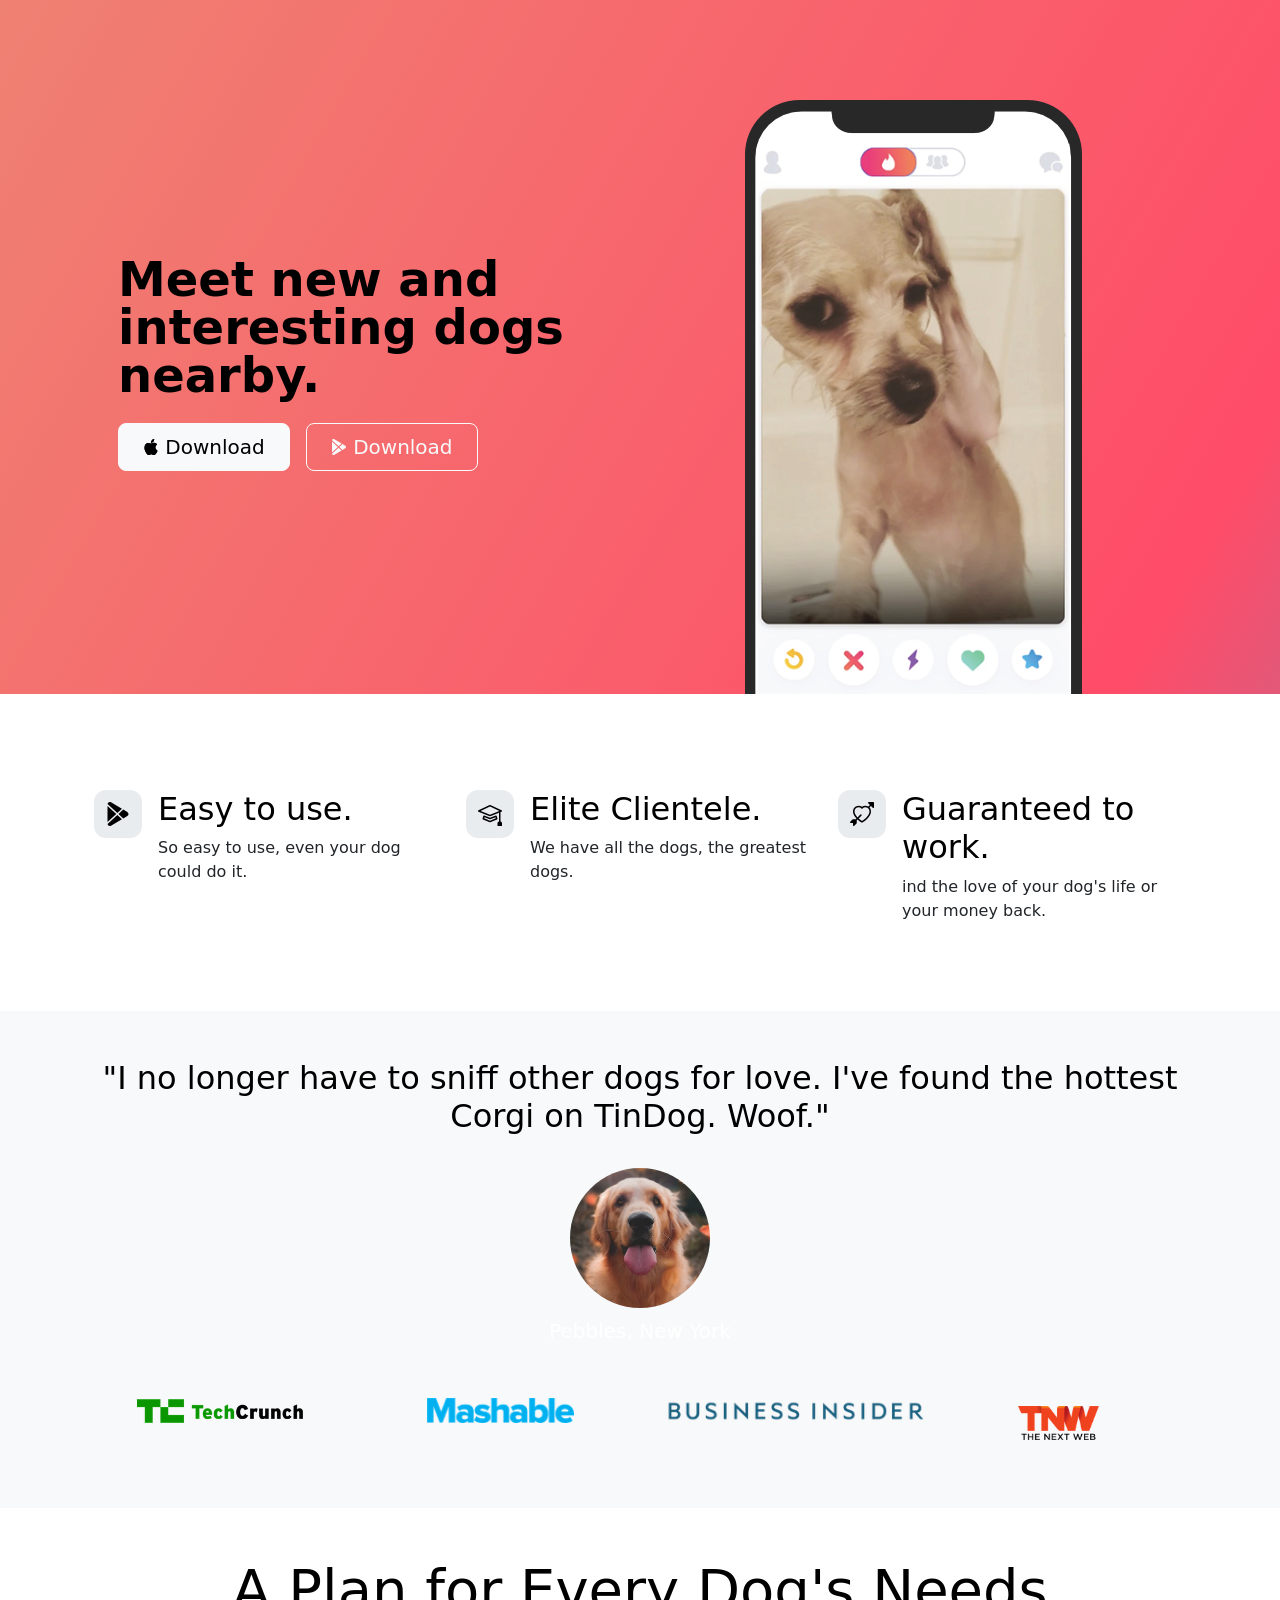
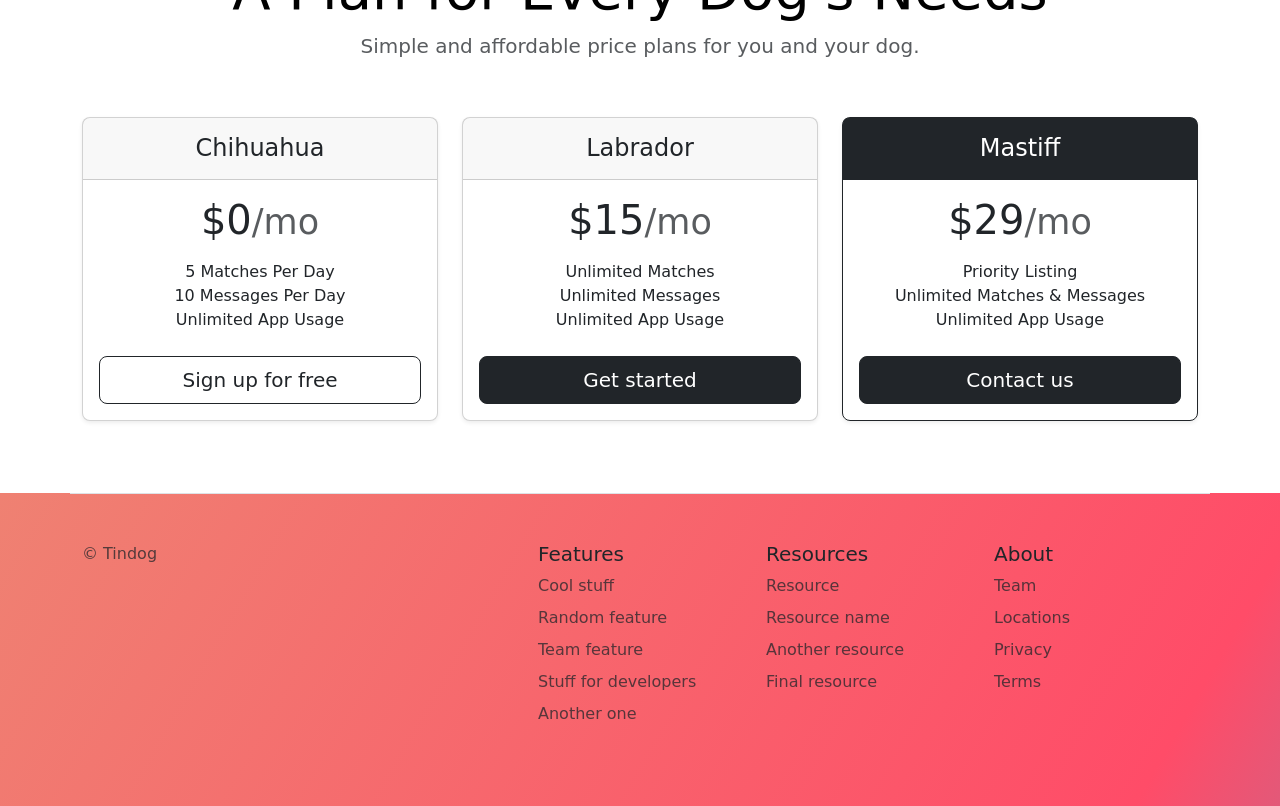
<file: index.html>
<!DOCTYPE html>
<html lang="en">
  <head>
    <meta charset="UTF-8" />
    <meta name="viewport" content="width=device-width, initial-scale=1.0" />
    <title>TinDog</title>
    <link
      href="https://cdn.jsdelivr.net/npm/bootstrap@5.3.8/dist/css/bootstrap.min.css"
      rel="stylesheet"
      integrity="sha384-sRIl4kxILFvY47J16cr9ZwB07vP4J8+LH7qKQnuqkuIAvNWLzeN8tE5YBujZqJLB"
      crossorigin="anonymous"
    />

    <link rel="stylesheet" href="css/style.css" />
  </head>

  <body>
    <!-- Title -->
    <section id="title" class="gradient-background">
      <div class="container col-xxl-8 px-5 pt-5 py-0">
        <div
          class="row flex-lg-row-reverse justify-content-center align-items-center g-5 py-0 pt-4"
        >
          <div class="col-10 col-sm-8 col-lg-6 pt-2">
            <img
              src="./images/iphone.png"
              class="d-block mx-lg-auto img-fluid mt-1 pt-3"
              alt="Bootstrap Themes"
              height="200"
              loading="lazy"
            />
          </div>
          <div class="col-lg-6">
            <h1 class="display-5 fw-bold text-body-emphasis lh-1 mb-3 py-2">
              Meet new and interesting dogs nearby.
            </h1>

            <div class="d-grid gap-2 d-md-flex justify-content-md-start pb-5">
              <button type="button" class="btn btn-light btn-lg px-4 me-md-2">
                <svg
                  xmlns="http://www.w3.org/2000/svg"
                  width="16"
                  height="16"
                  fill="currentColor"
                  class="bi bi-apple mb-1"
                  viewBox="0 0 16 16"
                >
                  <path
                    d="M11.182.008C11.148-.03 9.923.023 8.857 1.18c-1.066 1.156-.902 2.482-.878 2.516.024.034 1.52.087 2.475-1.258.955-1.345.762-2.391.728-2.43Zm3.314 11.733c-.048-.096-2.325-1.234-2.113-3.422.212-2.189 1.675-2.789 1.698-2.854.023-.065-.597-.79-1.254-1.157a3.692 3.692 0 0 0-1.563-.434c-.108-.003-.483-.095-1.254.116-.508.139-1.653.589-1.968.607-.316.018-1.256-.522-2.267-.665-.647-.125-1.333.131-1.824.328-.49.196-1.422.754-2.074 2.237-.652 1.482-.311 3.83-.067 4.56.244.729.625 1.924 1.273 2.796.576.984 1.34 1.667 1.659 1.899.319.232 1.219.386 1.843.067.502-.308 1.408-.485 1.766-.472.357.013 1.061.154 1.782.539.571.197 1.111.115 1.652-.105.541-.221 1.324-1.059 2.238-2.758.347-.79.505-1.217.473-1.282Z"
                  />
                  <path
                    d="M11.182.008C11.148-.03 9.923.023 8.857 1.18c-1.066 1.156-.902 2.482-.878 2.516.024.034 1.52.087 2.475-1.258.955-1.345.762-2.391.728-2.43Zm3.314 11.733c-.048-.096-2.325-1.234-2.113-3.422.212-2.189 1.675-2.789 1.698-2.854.023-.065-.597-.79-1.254-1.157a3.692 3.692 0 0 0-1.563-.434c-.108-.003-.483-.095-1.254.116-.508.139-1.653.589-1.968.607-.316.018-1.256-.522-2.267-.665-.647-.125-1.333.131-1.824.328-.49.196-1.422.754-2.074 2.237-.652 1.482-.311 3.83-.067 4.56.244.729.625 1.924 1.273 2.796.576.984 1.34 1.667 1.659 1.899.319.232 1.219.386 1.843.067.502-.308 1.408-.485 1.766-.472.357.013 1.061.154 1.782.539.571.197 1.111.115 1.652-.105.541-.221 1.324-1.059 2.238-2.758.347-.79.505-1.217.473-1.282Z"
                  />
                </svg>
                Download
              </button>
              <button type="button" class="btn btn-outline-light btn-lg px-4">
                <svg
                  xmlns="http://www.w3.org/2000/svg"
                  width="16"
                  height="16"
                  fill="currentColor"
                  class="bi bi-google-play mb-1"
                  viewBox="0 0 16 16"
                >
                  <path
                    d="M14.222 9.374c1.037-.61 1.037-2.137 0-2.748L11.528 5.04 8.32 8l3.207 2.96 2.694-1.586Zm-3.595 2.116L7.583 8.68 1.03 14.73c.201 1.029 1.36 1.61 2.303 1.055l7.294-4.295ZM1 13.396V2.603L6.846 8 1 13.396ZM1.03 1.27l6.553 6.05 3.044-2.81L3.333.215C2.39-.341 1.231.24 1.03 1.27Z"
                  />
                </svg>
                Download
              </button>
            </div>
          </div>
        </div>
      </div>
    </section>
    <!-- Features -->
    <section id="features">
      <div class="container px-4 py-5 p-0" id="hanging-icons" height="200">
        <div class="row g-4 py-5 pb-4 row-cols-1 row-cols-lg-3">
          <div class="col d-flex align-items-start">
            <div
              class="icon-square text-body-emphasis bg-body-secondary d-inline-flex align-items-center justify-content-center fs-4 flex-shrink-0 me-3"
            >
              <svg
                class="bi"
                width="1em"
                height="1em"
                aria-hidden="true"
                xmlns="http://www.w3.org/2000/svg"
                height="30"
                fill="currentColor"
                class="bi bi-check2-circle"
                viewBox="0 0 16 16"
              >
                <path
                  d="M14.222 9.374c1.037-.61 1.037-2.137 0-2.748L11.528 5.04 8.32 8l3.207 2.96 2.694-1.586Zm-3.595 2.116L7.583 8.68 1.03 14.73c.201 1.029 1.36 1.61 2.303 1.055l7.294-4.295ZM1 13.396V2.603L6.846 8 1 13.396ZM1.03 1.27l6.553 6.05 3.044-2.81L3.333.215C2.39-.341 1.231.24 1.03 1.27Z"
                />
                <use xlink:href="#toggles2"></use>
              </svg>
            </div>
            <div>
              <h3 class="fs-2 text-body-emphasis">Easy to use.</h3>
              <p>So easy to use, even your dog could do it.</p>
            </div>
          </div>
          <div class="col d-flex align-items-start">
            <div
              class="icon-square text-body-emphasis bg-body-secondary d-inline-flex align-items-center justify-content-center fs-4 flex-shrink-0 me-3"
            >
              <svg
                class="bi"
                width="1em"
                height="1em"
                aria-hidden="true"
                xmlns="http://www.w3.org/2000/svg"
                height="30"
                fill="currentColor"
                class="bi bi-mortarboard"
                viewBox="0 0 16 16"
              >
                <path
                  d="M8.211 2.047a.5.5 0 0 0-.422 0l-7.5 3.5a.5.5 0 0 0 .025.917l7.5 3a.5.5 0 0 0 .372 0L14 7.14V13a1 1 0 0 0-1 1v2h3v-2a1 1 0 0 0-1-1V6.739l.686-.275a.5.5 0 0 0 .025-.917l-7.5-3.5ZM8 8.46 1.758 5.965 8 3.052l6.242 2.913L8 8.46Z"
                />
                <path
                  d="M4.176 9.032a.5.5 0 0 0-.656.327l-.5 1.7a.5.5 0 0 0 .294.605l4.5 1.8a.5.5 0 0 0 .372 0l4.5-1.8a.5.5 0 0 0 .294-.605l-.5-1.7a.5.5 0 0 0-.656-.327L8 10.466 4.176 9.032Zm-.068 1.873.22-.748 3.496 1.311a.5.5 0 0 0 .352 0l3.496-1.311.22.748L8 12.46l-3.892-1.556Z"
                />
                <use xlink:href="#cpu-fill"></use>
              </svg>
            </div>
            <div>
              <h3 class="fs-2 text-body-emphasis">Elite Clientele.</h3>
              <p>We have all the dogs, the greatest dogs.</p>
            </div>
          </div>
          <div class="col d-flex align-items-start">
            <div
              class="icon-square text-body-emphasis bg-body-secondary d-inline-flex align-items-center justify-content-center fs-4 flex-shrink-0 me-3"
            >
              <svg
                class="bi"
                width="1em"
                height="1em"
                aria-hidden="true"
                xmlns="http://www.w3.org/2000/svg"
                height="30"
                fill="currentColor"
                class="bi bi-arrow-through-heart"
                viewBox="0 0 16 16"
              >
                <path
                  fill-rule="evenodd"
                  d="M2.854 15.854A.5.5 0 0 1 2 15.5V14H.5a.5.5 0 0 1-.354-.854l1.5-1.5A.5.5 0 0 1 2 11.5h1.793l.53-.53c-.771-.802-1.328-1.58-1.704-2.32-.798-1.575-.775-2.996-.213-4.092C3.426 2.565 6.18 1.809 8 3.233c1.25-.98 2.944-.928 4.212-.152L13.292 2 12.147.854A.5.5 0 0 1 12.5 0h3a.5.5 0 0 1 .5.5v3a.5.5 0 0 1-.854.354L14 2.707l-1.006 1.006c.236.248.44.531.6.845.562 1.096.585 2.517-.213 4.092-.793 1.563-2.395 3.288-5.105 5.08L8 13.912l-.276-.182a21.86 21.86 0 0 1-2.685-2.062l-.539.54V14a.5.5 0 0 1-.146.354l-1.5 1.5Zm2.893-4.894A20.419 20.419 0 0 0 8 12.71c2.456-1.666 3.827-3.207 4.489-4.512.679-1.34.607-2.42.215-3.185-.817-1.595-3.087-2.054-4.346-.761L8 4.62l-.358-.368c-1.259-1.293-3.53-.834-4.346.761-.392.766-.464 1.845.215 3.185.323.636.815 1.33 1.519 2.065l1.866-1.867a.5.5 0 1 1 .708.708L5.747 10.96Z"
                />
                <use xlink:href="#tools"></use>
              </svg>
            </div>
            <div>
              <h3 class="fs-2 text-body-emphasis">Guaranteed to work.</h3>
              <p>ind the love of your dog's life or your money back.</p>
            </div>
          </div>
        </div>
      </div>
    </section>
    <!-- Testimonial -->
    <section id="testimonial" class="bg-body-tertiary">
      <div class="my-0">
        <div class="p-4 text-center" class="bg-body-tertiary">
          <div class="container py-4">
            <h2 class="text-body-emphasis">
              "I no longer have to sniff other dogs for love. I've found the
              hottest Corgi on TinDog. Woof."
            </h2>
            <div class="py-4">
              <img
                src="./images/dog-img.jpg"
                class="bd-placeholder-img rounded-circle"
                alt="Example image"
                aria-label="Placeholder"
                preserveAspectRatio="xMidYMid slice"
                width="140"
                height="140"
                loading="lazy"
              />
              <title>Placeholder</title>
              <rect
                width="100%"
                height="100%"
                fill="var(--bs-secondary-color)"
              ></rect>
              <p class="col-lg-8 mx-auto lead mt-2">Pebbles, New York</p>
            </div>
            <div class="container" id="custom-cards">
              <div class="row text-center align-items-center">
                <div class="col-lg-3 col-sm-12 pb-4">
                  <img
                    src="./images/techcrunch.png"
                    height="30"
                    alt="techcrunch"
                  />
                </div>

                <div class="col-lg-3 col-sm-12 pb-4">
                  <img src="./images/mashable.png" height="25" alt="mashable" />
                </div>

                <div class="col-lg-3 col-sm-12 pb-4">
                  <img
                    src="./images/bizinsider.png"
                    height="50"
                    alt="bizinsider"
                  />
                </div>

                <div class="col-lg-3 col-sm-12 pb-0">
                  <img src="./images/tnw.png" height="34" alt="tnw" />
                </div>
              </div>
            </div>
          </div>
        </div>
      </div>
    </section>
    <!-- Pricing -->
    <section id="pricing">
      <div class="container">
        <div class="pricing-header my-4 py-4 pb-md-3 mx-auto text-center">
          <h1 class="display-4 fw-normal text-body-emphasis">
            A Plan for Every Dog's Needs
          </h1>
          <p class="fs-5 text-body-secondary">
            Simple and affordable price plans for you and your dog.
          </p>
        </div>
        <div class="row row-cols-1 row-cols-md-3 mb-3 text-center">
          <div class="col">
            <div class="card mb-4 rounded-3 shadow-sm">
              <div class="card-header py-3">
                <h4 class="my-0 fw-normal">Chihuahua</h4>
              </div>
              <div class="card-body">
                <h1 class="card-title pricing-card-title">
                  $0<small class="text-body-secondary fw-light">/mo</small>
                </h1>
                <ul class="list-unstyled mt-3 mb-4">
                  <li>5 Matches Per Day</li>
                  <li>10 Messages Per Day</li>
                  <li>Unlimited App Usage</li>
                </ul>
                <button
                  type="button"
                  class="button-price1 w-100 btn btn-lg btn-outline-dark"
                >
                  Sign up for free
                </button>
              </div>
            </div>
          </div>
          <div class="col">
            <div class="card mb-4 rounded-3 shadow-sm">
              <div class="card-header py-3">
                <h4 class="my-0 fw-normal">Labrador</h4>
              </div>
              <div class="card-body">
                <h1 class="card-title pricing-card-title">
                  $15<small class="text-body-secondary fw-light">/mo</small>
                </h1>
                <ul class="list-unstyled mt-3 mb-4">
                  <li>Unlimited Matches</li>
                  <li>Unlimited Messages</li>
                  <li>Unlimited App Usage</li>
                </ul>
                <button
                  type="button"
                  class="button-price2 w-100 btn btn-lg btn-dark"
                >
                  Get started
                </button>
              </div>
            </div>
          </div>
          <div class="col">
            <div class="card mb-4 rounded-3 shadow-sm border-dark">
              <div class="card-header py-3 text-bg-dark border-dark">
                <h4 class="my-0 fw-normal">Mastiff</h4>
              </div>
              <div class="card-body">
                <h1 class="card-title pricing-card-title">
                  $29<small class="text-body-secondary fw-light">/mo</small>
                </h1>
                <ul class="list-unstyled mt-3 mb-4">
                  <li>Priority Listing</li>
                  <li>Unlimited Matches & Messages</li>
                  <li>Unlimited App Usage</li>
                </ul>
                <button
                  type="button"
                  class="button-price3 w-100 btn btn-lg btn-dark"
                >
                  Contact us
                </button>
              </div>
            </div>
          </div>
        </div>
      </div>
    </section>

    <!-- Footer -->
    <section id="footer" class="gradient-background">
      <div class="container my-0 pt-0">
        <footer
          class="footer row row-cols-1 row-cols-sm-1 row-cols-md-5 py-5 mt-5 border-top"
        >
          <div class="col mb-3">
            <a class="text-body-secondary text-decoration-none" href="#"
              >© Tindog</a
            >
          </div>
          <div class="col mb-3"></div>
          <div class="col mb-3">
            <h5>Features</h5>
            <ul class="list-unstyled flex-column text-small">
              <li class="mb-2">
                <a
                  class="link-secondary text-decoration-none text-body-secondary fw-light"
                  href="#"
                  >Cool stuff</a
                >
              </li>
              <li class="mb-2">
                <a
                  class="link-secondary text-decoration-none text-body-secondary fw-light"
                  href="#"
                  >Random feature</a
                >
              </li>
              <li class="mb-2">
                <a
                  class="link-secondary text-decoration-none text-body-secondary fw-light"
                  href="#"
                  >Team feature</a
                >
              </li>
              <li class="mb-2">
                <a
                  class="link-secondary text-decoration-none text-body-secondary fw-light"
                  href="#"
                  >Stuff for developers</a
                >
              </li>
              <li class="mb-2">
                <a
                  class="link-secondary text-decoration-none text-body-secondary fw-light"
                  href="#"
                  >Another one</a
                >
              </li>
            </ul>
          </div>
          <div class="col mb-3">
            <h5>Resources</h5>
            <ul
              class="list-unstyled flex-column text-body-secondary text-small"
            >
              <li class="mb-2">
                <a
                  class="link-secondary text-decoration-none text-body-secondary fw-light"
                  href="#"
                  >Resource</a
                >
              </li>
              <li class="mb-2">
                <a
                  class="link-secondary text-decoration-none text-body-secondary fw-light"
                  href="#"
                  >Resource name</a
                >
              </li>
              <li class="mb-2">
                <a
                  class="link-secondary text-decoration-none text-body-secondary fw-light"
                  href="#"
                  >Another resource</a
                >
              </li>
              <li class="mb-2">
                <a
                  class="link-secondary text-decoration-none text-body-secondary fw-light"
                  href="#"
                  >Final resource</a
                >
              </li>
            </ul>
          </div>
          <div class="col mb-3">
            <h5>About</h5>
            <ul class="list-unstyled flex-column text-small">
              <li class="mb-2">
                <a
                  class="link-secondary text-decoration-none text-body-secondary fw-light"
                  href="#"
                  >Team</a
                >
              </li>
              <li class="mb-2">
                <a
                  class="link-secondary text-decoration-none text-body-secondary fw-light"
                  href="#"
                  >Locations</a
                >
              </li>
              <li class="mb-2">
                <a
                  class="link-secondary text-decoration-none text-body-secondary fw-light"
                  href="#"
                  >Privacy</a
                >
              </li>
              <li class="mb-2">
                <a
                  class="link-secondary text-decoration-none text-body-secondary fw-light"
                  href="#"
                  >Terms</a
                >
              </li>
            </ul>
          </div>
        </footer>
      </div>
    </section>
    <!-- Bootstrap JS Bundle with Popper -->
    <script
      src="https://cdn.jsdelivr.net/npm/bootstrap@5.3.8/dist/js/bootstrap.bundle.min.js"
      integrity="sha384-FKyoEForCGlyvwx9Hj09JcYn3nv7wiPVlz7YYwJrWVcXK/BmnVDxM+D2scQbITxI"
      crossorigin="anonymous"
    ></script>
  </body>
</html>
</file>
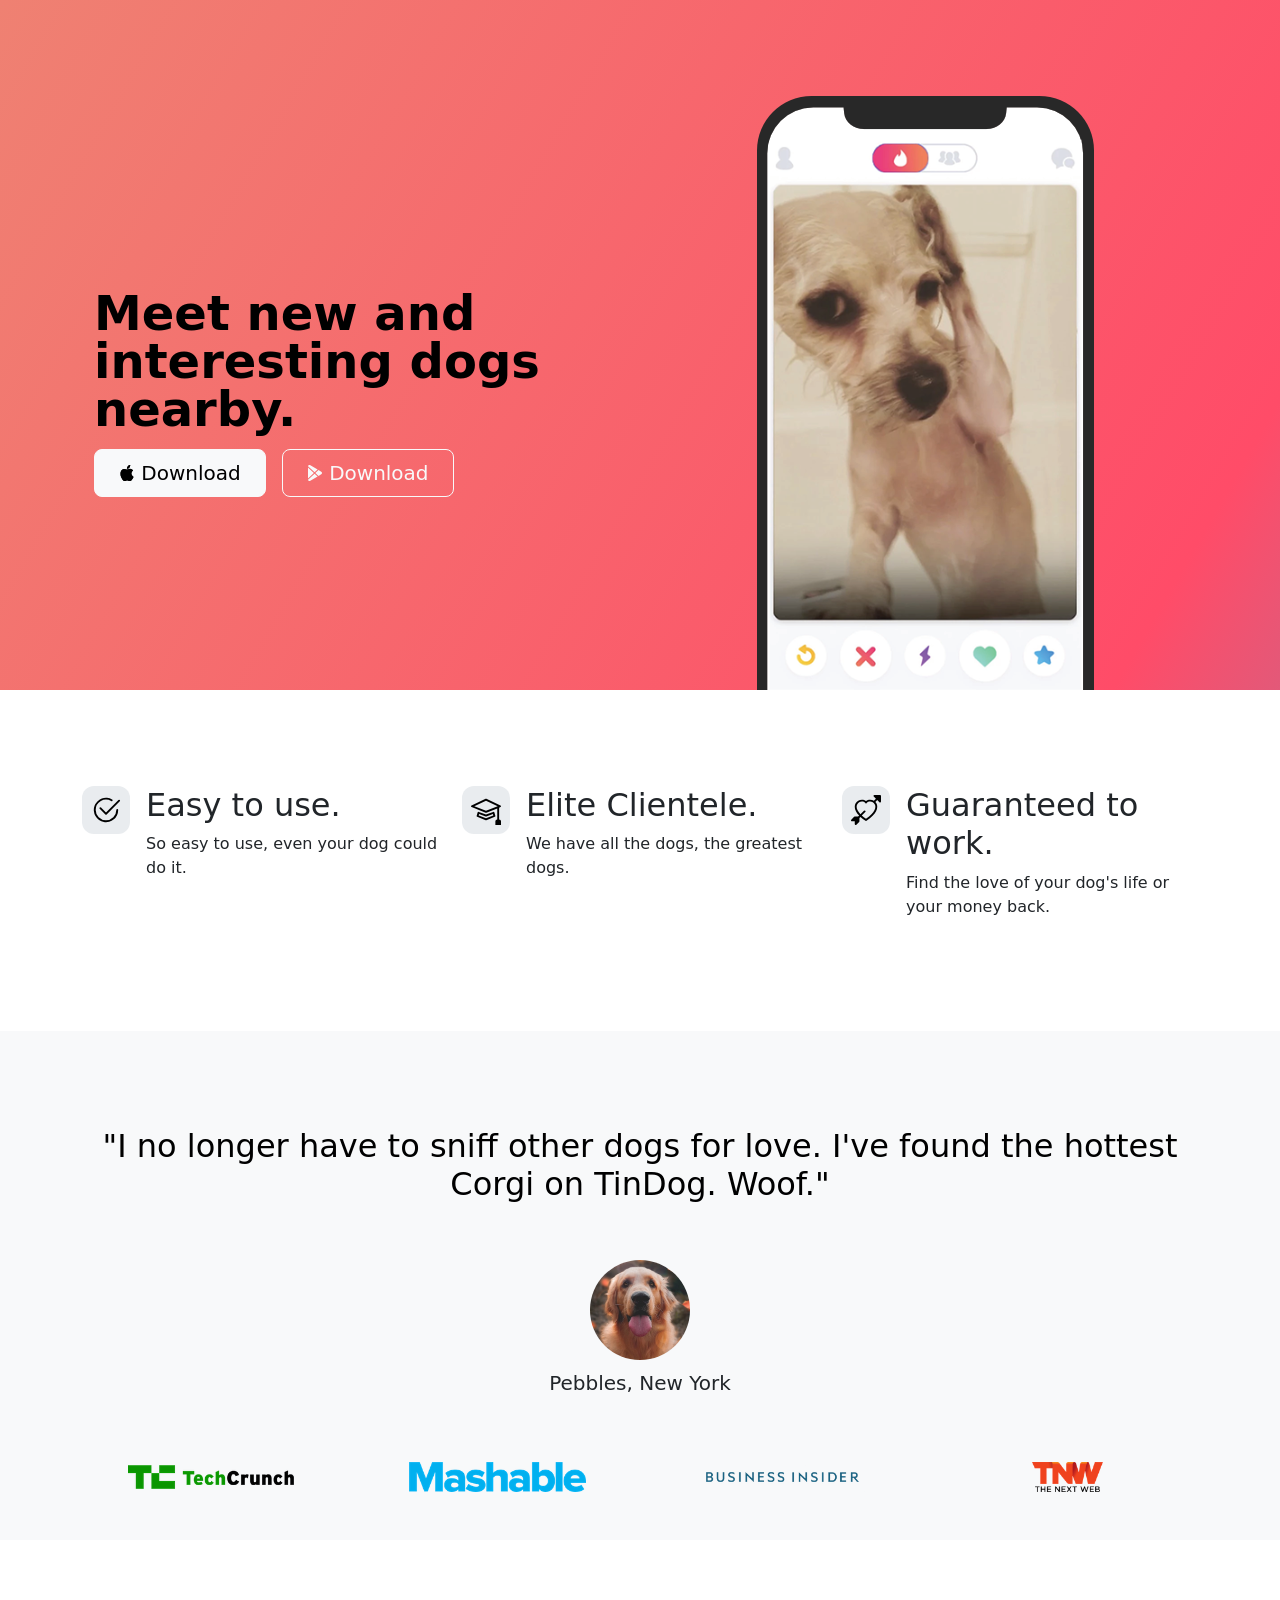
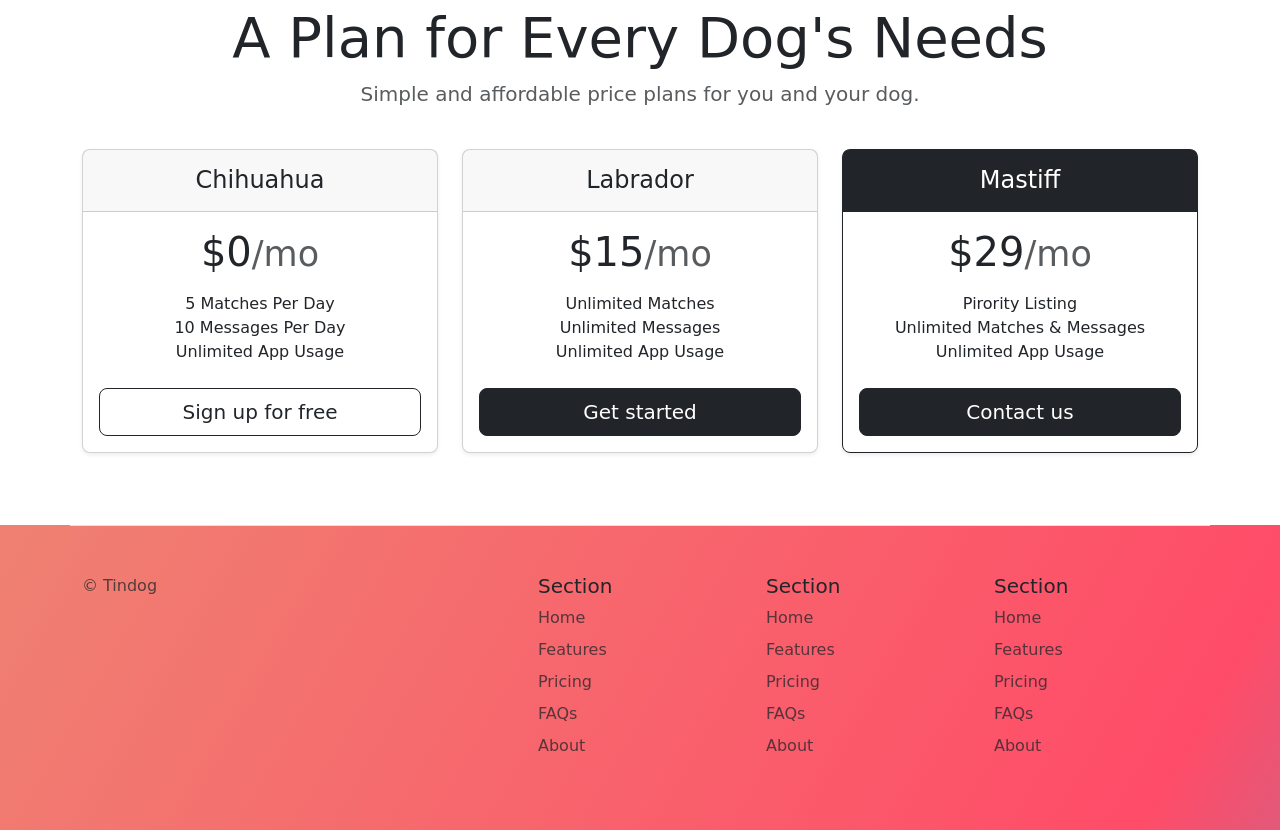
<file: solution.html>
<!DOCTYPE html>
<html lang="en">

<head>
  <meta charset="UTF-8">
  <meta name="viewport" content="width=device-width, initial-scale=1.0">
  <title>TinDog</title>
  <link href="https://cdn.jsdelivr.net/npm/bootstrap@5.3.0-alpha3/dist/css/bootstrap.min.css" rel="stylesheet"
    integrity="sha384-KK94CHFLLe+nY2dmCWGMq91rCGa5gtU4mk92HdvYe+M/SXH301p5ILy+dN9+nJOZ" crossorigin="anonymous">
  <link rel="stylesheet" href="./css/solution.css">
</head>

<body>


  <!-- Title -->
  <section id="title" class="gradient-background">

    <div class="container col-xxl-8 px-4 pt-5">
      <div class="row flex-lg-row-reverse align-items-center g-5 pt-5">
        <div class="col-10 col-sm-8 col-lg-6">
          <img src="./images/iphone.png" class="d-block mx-lg-auto img-fluid" alt="Bootstrap Themes" height="200"
            loading="lazy">
        </div>
        <div class="col-lg-6">
          <h1 class="display-5 fw-bold text-body-emphasis lh-1 mb-3">Meet new and interesting dogs nearby.</h1>

          <div class="d-grid gap-2 d-md-flex justify-content-md-start">
            <button type="button" class="btn btn-light btn-lg px-4 me-md-2"><svg xmlns="http://www.w3.org/2000/svg"
                width="16" height="16" fill="currentColor" class="bi bi-apple mb-1" viewBox="0 0 16 16">
                <path
                  d="M11.182.008C11.148-.03 9.923.023 8.857 1.18c-1.066 1.156-.902 2.482-.878 2.516.024.034 1.52.087 2.475-1.258.955-1.345.762-2.391.728-2.43Zm3.314 11.733c-.048-.096-2.325-1.234-2.113-3.422.212-2.189 1.675-2.789 1.698-2.854.023-.065-.597-.79-1.254-1.157a3.692 3.692 0 0 0-1.563-.434c-.108-.003-.483-.095-1.254.116-.508.139-1.653.589-1.968.607-.316.018-1.256-.522-2.267-.665-.647-.125-1.333.131-1.824.328-.49.196-1.422.754-2.074 2.237-.652 1.482-.311 3.83-.067 4.56.244.729.625 1.924 1.273 2.796.576.984 1.34 1.667 1.659 1.899.319.232 1.219.386 1.843.067.502-.308 1.408-.485 1.766-.472.357.013 1.061.154 1.782.539.571.197 1.111.115 1.652-.105.541-.221 1.324-1.059 2.238-2.758.347-.79.505-1.217.473-1.282Z" />
                <path
                  d="M11.182.08C11.148-.03 9.923.023 8.857 1.18c-1.066 1.156-.902 2.482-.878 2.516.024.034 1.52.087 2.475-1.258.955-1.345.762-2.391.728-2.43Zm3.314 11.733c-.048-.096-2.325-1.234-2.113-3.422.212-2.189 1.675-2.789 1.698-2.854.023-.065-.597-.79-1.254-1.157a3.692 3.692 0 0 0-1.563-.434c-.108-.003-.483-.095-1.254.116-.508.139-1.653.589-1.968.607-.316.018-1.256-.522-2.267-.665-.647-.125-1.333.131-1.824.328-.49.196-1.422.754-2.074 2.237-.652 1.482-.311 3.83-.067 4.56.244.729.625 1.924 1.273 2.796.576.984 1.34 1.667 1.659 1.899.319.232 1.219.386 1.843.067.502-.308 1.408-.485 1.766-.472.357.013 1.061.154 1.782.539.571.197 1.111.115 1.652-.105.541-.221 1.324-1.059 2.238-2.758.347-.79.505-1.217.473-1.282Z" />
              </svg> Download</button>
            <button type="button" class="btn btn-outline-light btn-lg px-4"><svg xmlns="http://www.w3.org/2000/svg"
                width="16" height="16" fill="currentColor" class="bi bi-google-play mb-1" viewBox="0 0 16 16">
                <path
                  d="M14.222 9.374c1.037-.61 1.037-2.137 0-2.748L11.528 5.04 8.32 8l3.207 2.96 2.694-1.586Zm-3.595 2.116L7.583 8.68 1.03 14.73c.201 1.029 1.36 1.61 2.303 1.055l7.294-4.295ZM1 13.396V2.603L6.846 8 1 13.396ZM1.03 1.27l6.553 6.05 3.044-2.81L3.333.215C2.39-.341 1.231.24 1.03 1.27Z" />
              </svg> Download</button>
          </div>
        </div>
      </div>
    </div>
  </section>
  <!-- Features -->
  <section id="features">
    <div class="container mt-5">
      <div class="row g-4 py-5 row-cols-1 row-cols-lg-3">
        <div class="col d-flex align-items-start">
          <div
            class="icon-square text-body-emphasis bg-body-secondary d-inline-flex align-items-center justify-content-center fs-4 flex-shrink-0 me-3">
            <svg xmlns="http://www.w3.org/2000/svg" height="30" fill="currentColor" class="bi bi-check2-circle"
              viewBox="0 0 16 16">
              <path
                d="M2.5 8a5.5 5.5 0 0 1 8.25-4.764.5.5 0 0 0 .5-.866A6.5 6.5 0 1 0 14.5 8a.5.5 0 0 0-1 0 5.5 5.5 0 1 1-11 0z" />
              <path
                d="M15.354 3.354a.5.5 0 0 0-.708-.708L8 9.293 5.354 6.646a.5.5 0 1 0-.708.708l3 3a.5.5 0 0 0 .708 0l7-7z" />
            </svg>
          </div>
          <div>
            <h3 class="fs-2">Easy to use.</h3>
            <p>So easy to use, even your dog could do it.</p>

          </div>
        </div>
        <div class="col d-flex align-items-start">
          <div
            class="icon-square text-body-emphasis bg-body-secondary d-inline-flex align-items-center justify-content-center fs-4 flex-shrink-0 me-3">
            <svg xmlns="http://www.w3.org/2000/svg" height="30" fill="currentColor" class="bi bi-mortarboard"
              viewBox="0 0 16 16">
              <path
                d="M8.211 2.047a.5.5 0 0 0-.422 0l-7.5 3.5a.5.5 0 0 0 .025.917l7.5 3a.5.5 0 0 0 .372 0L14 7.14V13a1 1 0 0 0-1 1v2h3v-2a1 1 0 0 0-1-1V6.739l.686-.275a.5.5 0 0 0 .025-.917l-7.5-3.5ZM8 8.46 1.758 5.965 8 3.052l6.242 2.913L8 8.46Z" />
              <path
                d="M4.176 9.032a.5.5 0 0 0-.656.327l-.5 1.7a.5.5 0 0 0 .294.605l4.5 1.8a.5.5 0 0 0 .372 0l4.5-1.8a.5.5 0 0 0 .294-.605l-.5-1.7a.5.5 0 0 0-.656-.327L8 10.466 4.176 9.032Zm-.068 1.873.22-.748 3.496 1.311a.5.5 0 0 0 .352 0l3.496-1.311.22.748L8 12.46l-3.892-1.556Z" />
            </svg>
          </div>
          <div>
            <h3 class="fs-2">Elite Clientele.</h3>
            <p>We have all the dogs, the greatest dogs.</p>

          </div>
        </div>
        <div class="col d-flex align-items-start">
          <div
            class="icon-square text-body-emphasis bg-body-secondary d-inline-flex align-items-center justify-content-center fs-4 flex-shrink-0 me-3">
            <svg xmlns="http://www.w3.org/2000/svg" height="30" fill="currentColor" class="bi bi-arrow-through-heart"
              viewBox="0 0 16 16">
              <path fill-rule="evenodd"
                d="M2.854 15.854A.5.5 0 0 1 2 15.5V14H.5a.5.5 0 0 1-.354-.854l1.5-1.5A.5.5 0 0 1 2 11.5h1.793l.53-.53c-.771-.802-1.328-1.58-1.704-2.32-.798-1.575-.775-2.996-.213-4.092C3.426 2.565 6.18 1.809 8 3.233c1.25-.98 2.944-.928 4.212-.152L13.292 2 12.147.854A.5.5 0 0 1 12.5 0h3a.5.5 0 0 1 .5.5v3a.5.5 0 0 1-.854.354L14 2.707l-1.006 1.006c.236.248.44.531.6.845.562 1.096.585 2.517-.213 4.092-.793 1.563-2.395 3.288-5.105 5.08L8 13.912l-.276-.182a21.86 21.86 0 0 1-2.685-2.062l-.539.54V14a.5.5 0 0 1-.146.354l-1.5 1.5Zm2.893-4.894A20.419 20.419 0 0 0 8 12.71c2.456-1.666 3.827-3.207 4.489-4.512.679-1.34.607-2.42.215-3.185-.817-1.595-3.087-2.054-4.346-.761L8 4.62l-.358-.368c-1.259-1.293-3.53-.834-4.346.761-.392.766-.464 1.845.215 3.185.323.636.815 1.33 1.519 2.065l1.866-1.867a.5.5 0 1 1 .708.708L5.747 10.96Z" />
            </svg>
          </div>
          <div>
            <h3 class="fs-2">Guaranteed to work.</h3>
            <p>Find the love of your dog's life or your money back.</p>

          </div>
        </div>
      </div>
    </div>
  </section>
  <!-- Testimonial -->
  <section id="testimonial" class="bg-body-tertiary">
    <div class="my-5">
      <div class="p-5 text-center bg-body-tertiary">
        <div class="container py-5">
          <h2 class="text-body-emphasis">"I no longer have to sniff other dogs for love. I've found the hottest Corgi on
            TinDog. Woof."</h2>
          <img class="profile-img mt-5" src="./images/dog-img.jpg" alt="dog image">
          <p class="col-lg-8 mx-auto lead mt-2">
            Pebbles, New York
          </p>
        </div>

        <div class="container">
          <div class="row">
            <div class="col-lg-3 col-sm-12">
              <img src="./images/techcrunch.png" alt="techcrunch" height="30">
            </div>
            <div class="col-lg-3 col-sm-12">
              <img src="./images/mashable.png" alt="mashable" height="30">
            </div>
            <div class="col-lg-3 col-sm-12">
              <img src="./images/bizinsider.png" alt="bizinsider" height="30">
            </div>
            <div class="col-lg-3 col-sm-12">
              <img src="./images/tnw.png" alt="tnw" height="30">
            </div>
          </div>
        </div>
      </div>
    </div>
  </section>
  <!-- Pricing -->
  <section id="pricing">
    <div class="container">
      <div class="pricing-header p-3 pb-md-4 mx-auto text-center">
        <h2 class="display-4 fw-normal">A Plan for Every Dog's Needs</h2>
        <p class="fs-5 text-body-secondary">Simple and affordable price plans for you and your dog.
      </div>
      <div class="row row-cols-1 row-cols-md-3 mb-3 text-center">
        <div class="col">
          <div class="card mb-4 rounded-3 shadow-sm">
            <div class="card-header py-3">
              <h4 class="my-0 fw-normal">Chihuahua</h4>
            </div>
            <div class="card-body">
              <h1 class="card-title pricing-card-title">$0<small class="text-body-secondary fw-light">/mo</small></h1>
              <ul class="list-unstyled mt-3 mb-4">
                <li>5 Matches Per Day</li>
                <li>10 Messages Per Day</li>
                <li>Unlimited App Usage</li>
              </ul>
              <button type="button" class="w-100 btn btn-lg btn-outline-dark">Sign up for free</button>
            </div>
          </div>
        </div>
        <div class="col">
          <div class="card mb-4 rounded-3 shadow-sm">
            <div class="card-header py-3">
              <h4 class="my-0 fw-normal">Labrador</h4>
            </div>
            <div class="card-body">
              <h1 class="card-title pricing-card-title">$15<small class="text-body-secondary fw-light">/mo</small></h1>
              <ul class="list-unstyled mt-3 mb-4">
                <li>Unlimited Matches</li>
                <li>Unlimited Messages</li>
                <li>Unlimited App Usage</li>
              </ul>
              <button type="button" class="w-100 btn btn-lg btn-dark">Get started</button>
            </div>
          </div>
        </div>
        <div class="col">
          <div class="card mb-4 rounded-3 shadow-sm border-dark">
            <div class="card-header py-3 text-bg-dark border-dark">
              <h4 class="my-0 fw-normal">Mastiff</h4>
            </div>
            <div class="card-body">
              <h1 class="card-title pricing-card-title">$29<small class="text-body-secondary fw-light">/mo</small></h1>
              <ul class="list-unstyled mt-3 mb-4">
                <li>Pirority Listing</li>
                <li>Unlimited Matches & Messages</li>
                <li>Unlimited App Usage</li>
              </ul>
              <button type="button" class="w-100 btn btn-lg btn-dark">Contact us</button>
            </div>
          </div>
        </div>
      </div>
    </div>
  </section>
  <!-- Footer -->
  <section id="contact" class="gradient-background">
    <div class="container ">
      <footer class="row row-cols-1 row-cols-sm-2 row-cols-md-5 py-5 mt-5 border-top">
        <div class="col mb-3">

          <p class="text-body-secondary">© Tindog</p>
        </div>

        <div class="col mb-3">

        </div>

        <div class="col mb-3">
          <h5>Section</h5>
          <ul class="nav flex-column">
            <li class="nav-item mb-2"><a href="#" class="nav-link p-0 text-body-secondary">Home</a></li>
            <li class="nav-item mb-2"><a href="#" class="nav-link p-0 text-body-secondary">Features</a></li>
            <li class="nav-item mb-2"><a href="#" class="nav-link p-0 text-body-secondary">Pricing</a></li>
            <li class="nav-item mb-2"><a href="#" class="nav-link p-0 text-body-secondary">FAQs</a></li>
            <li class="nav-item mb-2"><a href="#" class="nav-link p-0 text-body-secondary">About</a></li>
          </ul>
        </div>

        <div class="col mb-3">
          <h5>Section</h5>
          <ul class="nav flex-column">
            <li class="nav-item mb-2"><a href="#" class="nav-link p-0 text-body-secondary">Home</a></li>
            <li class="nav-item mb-2"><a href="#" class="nav-link p-0 text-body-secondary">Features</a></li>
            <li class="nav-item mb-2"><a href="#" class="nav-link p-0 text-body-secondary">Pricing</a></li>
            <li class="nav-item mb-2"><a href="#" class="nav-link p-0 text-body-secondary">FAQs</a></li>
            <li class="nav-item mb-2"><a href="#" class="nav-link p-0 text-body-secondary">About</a></li>
          </ul>
        </div>

        <div class="col mb-3">
          <h5>Section</h5>
          <ul class="nav flex-column">
            <li class="nav-item mb-2"><a href="#" class="nav-link p-0 text-body-secondary">Home</a></li>
            <li class="nav-item mb-2"><a href="#" class="nav-link p-0 text-body-secondary">Features</a></li>
            <li class="nav-item mb-2"><a href="#" class="nav-link p-0 text-body-secondary">Pricing</a></li>
            <li class="nav-item mb-2"><a href="#" class="nav-link p-0 text-body-secondary">FAQs</a></li>
            <li class="nav-item mb-2"><a href="#" class="nav-link p-0 text-body-secondary">About</a></li>
          </ul>
        </div>
      </footer>
    </div>
  </section>
</body>

</html>
</file>
<file: css/style.css>
.gradient-background {
  background: linear-gradient(300deg, #00bfff, #ff4c68, #ef8172);
  background-size: 180% 180%;
  animation: gradient-animation 18s ease infinite;
}

@keyframes gradient-animation {
  0% {
    background-position: 0% 50%;
  }
  50% {
    background-position: 100% 50%;
  }
  100% {
    background-position: 0% 50%;
  }
}

.icon-square {
  width: 3rem;
  height: 3rem;
  border-radius: 0.75rem;
}

.profile-img {
  height: 100px;
  border-radius: 50%;
}



/* Testimonial: default (light) background and smooth transition to dark */
#testimonial {
  background-color: rgba(89, 114, 142, 0.25); /* light gray */
  color: #ffffff; /* dark text for contrast */
  transition: background-color 240ms ease, color 240ms ease;
}

/* Dark-mode: prefer user's OS/browser setting */
@media (prefers-color-scheme: dark) {
  #testimonial {
    background-color: rgb(248, 249, 250);
    color: #121213; /* light text for contrast in dark mode */
  }

 
}
</file>
<file: css/solution.css>
.gradient-background {
  background: linear-gradient(300deg, #00bfff, #ff4c68, #ef8172);
  background-size: 180% 180%;
  animation: gradient-animation 18s ease infinite;
}

@keyframes gradient-animation {
  0% {
    background-position: 0% 50%;
  }
  50% {
    background-position: 100% 50%;
  }
  100% {
    background-position: 0% 50%;
  }
}

.icon-square {
  width: 3rem;
  height: 3rem;
  border-radius: 0.75rem;
}

.profile-img {
  border-radius: 50%;
  height: 100px;
}
</file>
